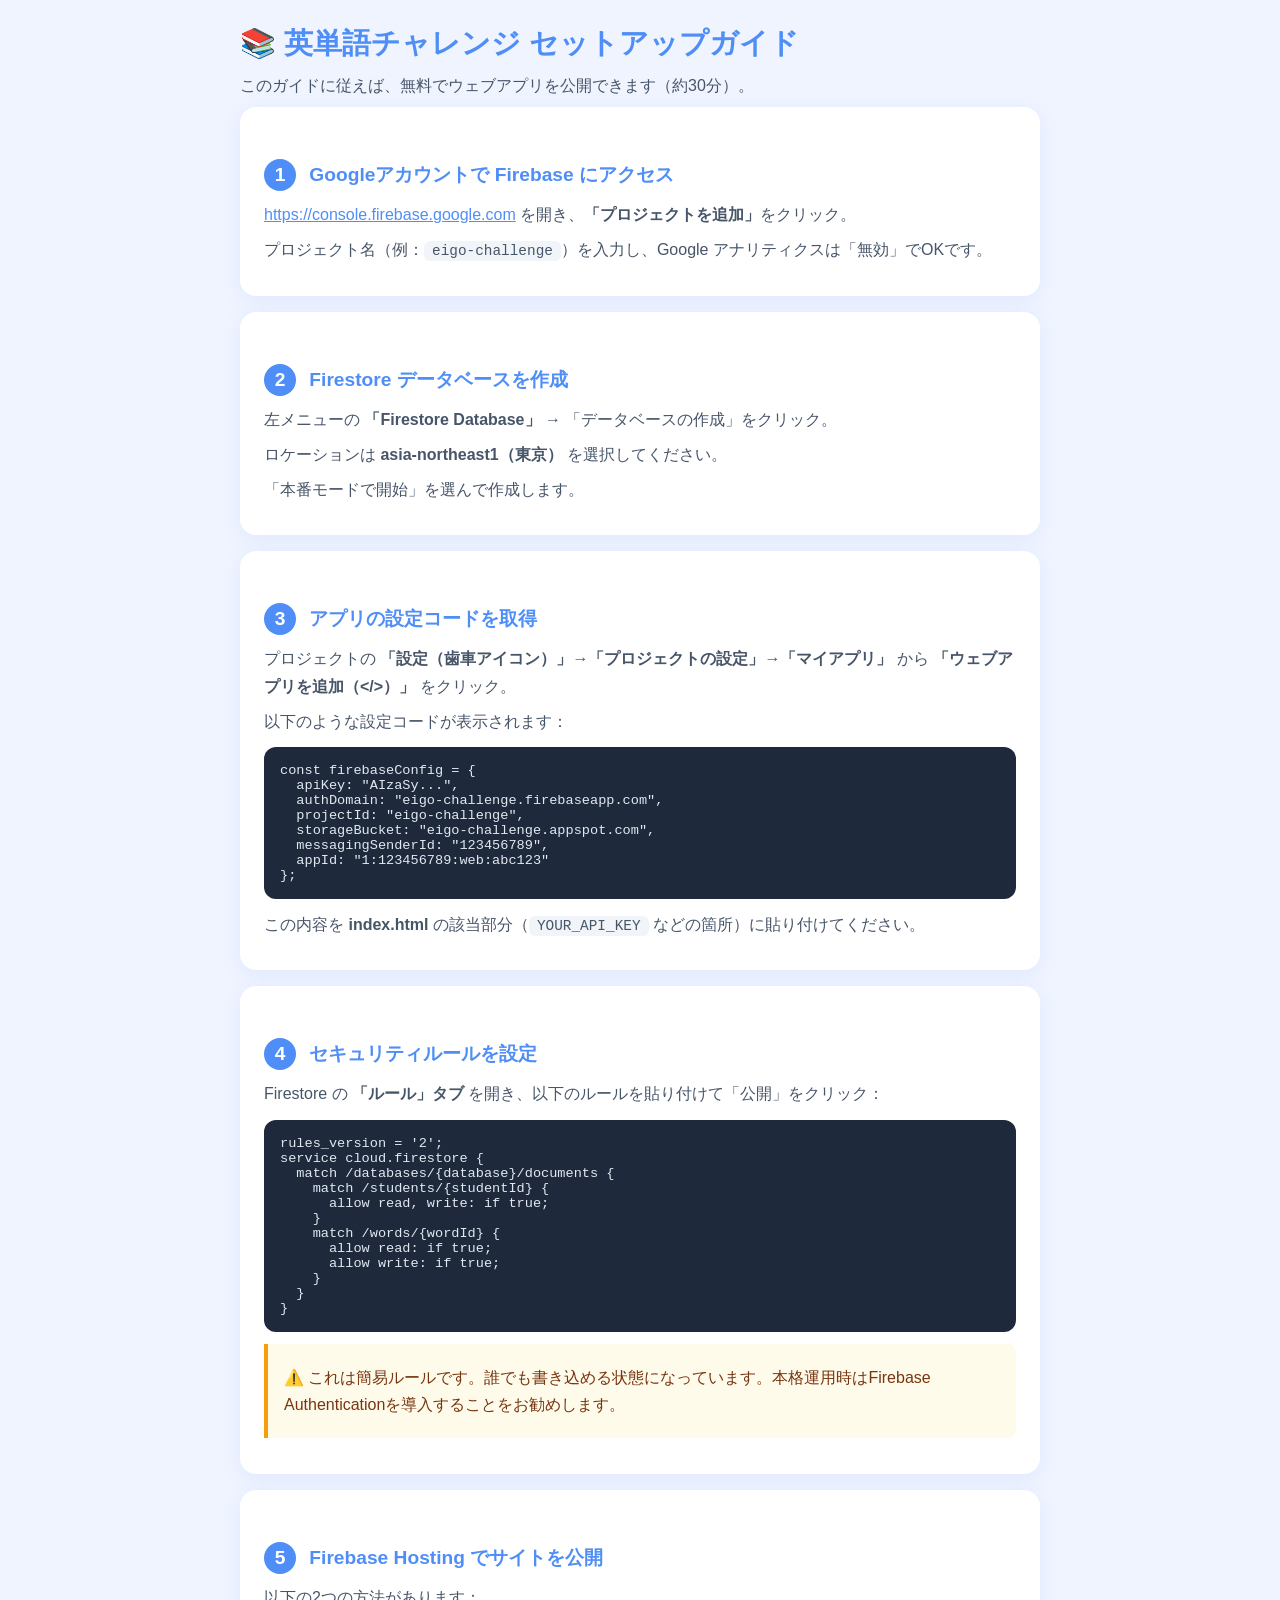
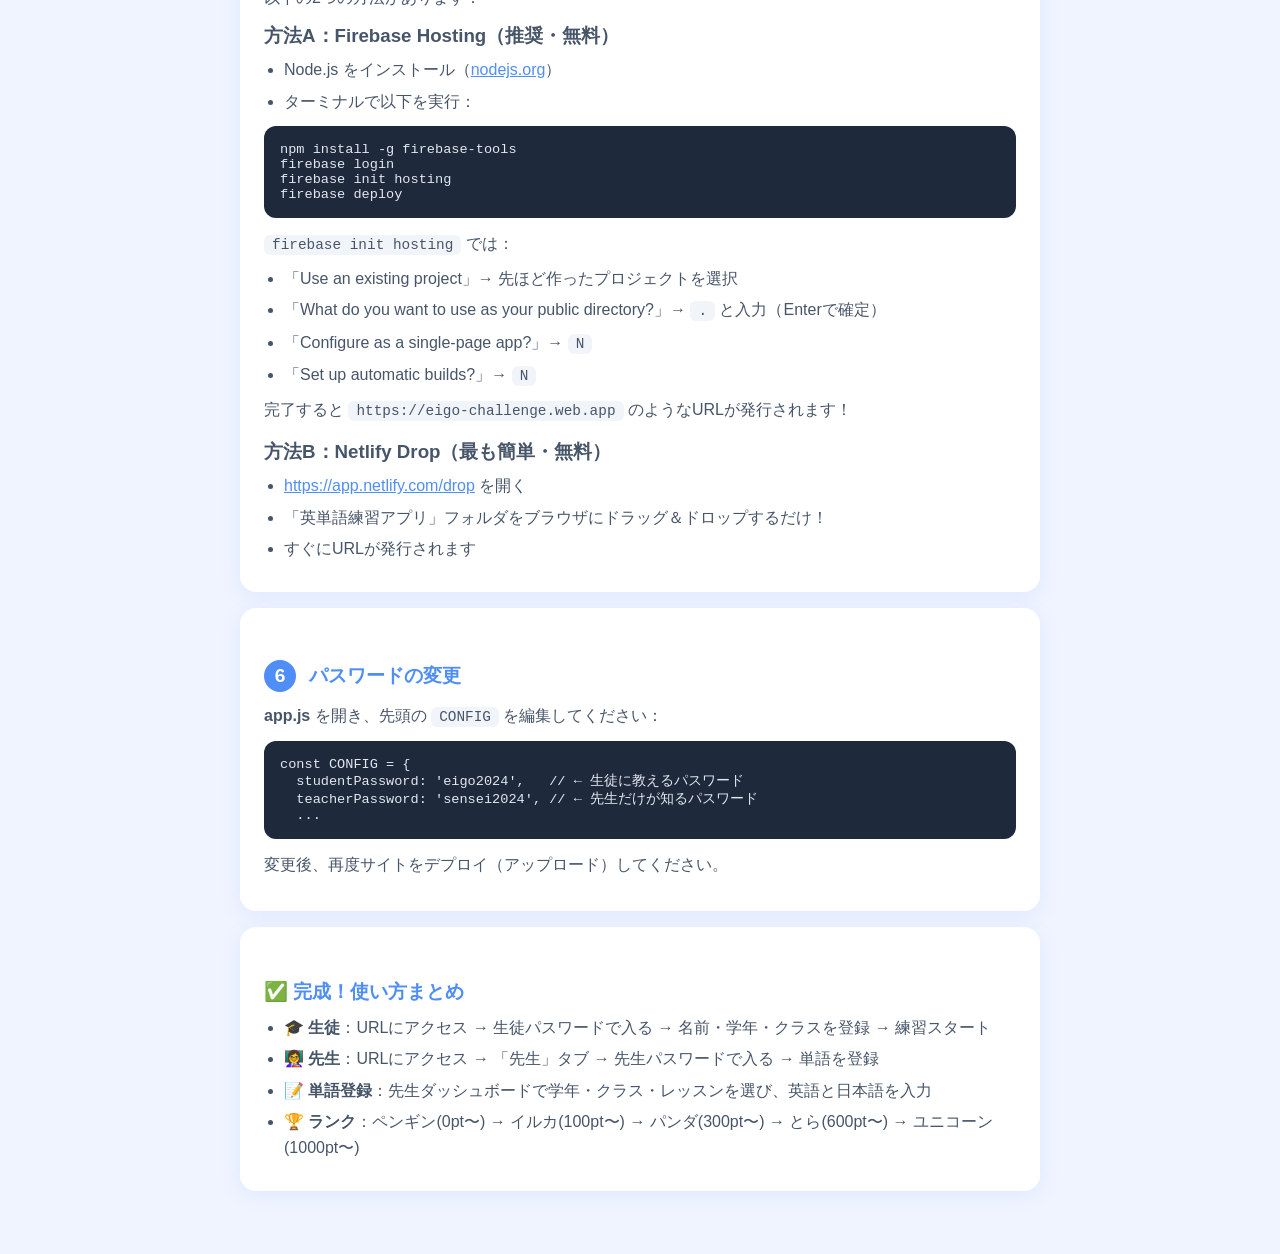
<file: setup-guide.html>
<!DOCTYPE html>
<html lang="ja">
<head>
  <meta charset="UTF-8">
  <meta name="viewport" content="width=device-width, initial-scale=1.0">
  <title>セットアップガイド</title>
  <style>
    * { box-sizing: border-box; margin: 0; padding: 0; }
    body { font-family: 'Segoe UI','Hiragino Sans','Meiryo',sans-serif; background:#f0f4ff; color:#1e293b; padding: 24px; }
    .container { max-width: 800px; margin: 0 auto; }
    h1 { font-size: 1.8rem; color: #4f8ef7; margin-bottom: 8px; }
    h2 { font-size: 1.2rem; color: #4f8ef7; margin: 28px 0 10px; }
    .step { background: white; border-radius: 16px; padding: 24px; margin-bottom: 16px; box-shadow: 0 4px 20px rgba(79,142,247,.1); }
    .step-num { display: inline-block; background: #4f8ef7; color: white; width: 32px; height: 32px; border-radius: 50%; text-align: center; line-height: 32px; font-weight: 700; margin-right: 8px; }
    p { line-height: 1.7; color: #475569; margin: 8px 0; }
    code { background: #f1f5f9; padding: 2px 8px; border-radius: 6px; font-family: monospace; font-size: .9rem; }
    pre { background: #1e293b; color: #e2e8f0; padding: 16px; border-radius: 12px; overflow: auto; font-size: .85rem; margin: 12px 0; }
    a { color: #4f8ef7; }
    .note { background: #fffbeb; border-left: 4px solid #f59e0b; padding: 12px 16px; border-radius: 0 8px 8px 0; margin: 12px 0; }
    .note p { color: #78350f; }
    ul { padding-left: 20px; color: #475569; }
    li { margin: 6px 0; line-height: 1.6; }
  </style>
</head>
<body>
<div class="container">
  <h1>📚 英単語チャレンジ セットアップガイド</h1>
  <p>このガイドに従えば、無料でウェブアプリを公開できます（約30分）。</p>

  <div class="step">
    <h2><span class="step-num">1</span> Googleアカウントで Firebase にアクセス</h2>
    <p><a href="https://console.firebase.google.com" target="_blank">https://console.firebase.google.com</a> を開き、<strong>「プロジェクトを追加」</strong>をクリック。</p>
    <p>プロジェクト名（例：<code>eigo-challenge</code>）を入力し、Google アナリティクスは「無効」でOKです。</p>
  </div>

  <div class="step">
    <h2><span class="step-num">2</span> Firestore データベースを作成</h2>
    <p>左メニューの <strong>「Firestore Database」</strong> → 「データベースの作成」をクリック。</p>
    <p>ロケーションは <strong>asia-northeast1（東京）</strong> を選択してください。</p>
    <p>「本番モードで開始」を選んで作成します。</p>
  </div>

  <div class="step">
    <h2><span class="step-num">3</span> アプリの設定コードを取得</h2>
    <p>プロジェクトの <strong>「設定（歯車アイコン）」→「プロジェクトの設定」→「マイアプリ」</strong> から <strong>「ウェブアプリを追加（&lt;/&gt;）」</strong> をクリック。</p>
    <p>以下のような設定コードが表示されます：</p>
    <pre>const firebaseConfig = {
  apiKey: "AIzaSy...",
  authDomain: "eigo-challenge.firebaseapp.com",
  projectId: "eigo-challenge",
  storageBucket: "eigo-challenge.appspot.com",
  messagingSenderId: "123456789",
  appId: "1:123456789:web:abc123"
};</pre>
    <p>この内容を <strong>index.html</strong> の該当部分（<code>YOUR_API_KEY</code> などの箇所）に貼り付けてください。</p>
  </div>

  <div class="step">
    <h2><span class="step-num">4</span> セキュリティルールを設定</h2>
    <p>Firestore の <strong>「ルール」タブ</strong> を開き、以下のルールを貼り付けて「公開」をクリック：</p>
    <pre>rules_version = '2';
service cloud.firestore {
  match /databases/{database}/documents {
    match /students/{studentId} {
      allow read, write: if true;
    }
    match /words/{wordId} {
      allow read: if true;
      allow write: if true;
    }
  }
}</pre>
    <div class="note"><p>⚠️ これは簡易ルールです。誰でも書き込める状態になっています。本格運用時はFirebase Authenticationを導入することをお勧めします。</p></div>
  </div>

  <div class="step">
    <h2><span class="step-num">5</span> Firebase Hosting でサイトを公開</h2>
    <p>以下の2つの方法があります：</p>
    <h3 style="margin:12px 0 8px;color:#475569">方法A：Firebase Hosting（推奨・無料）</h3>
    <ul>
      <li>Node.js をインストール（<a href="https://nodejs.org" target="_blank">nodejs.org</a>）</li>
      <li>ターミナルで以下を実行：</li>
    </ul>
    <pre>npm install -g firebase-tools
firebase login
firebase init hosting
firebase deploy</pre>
    <p><code>firebase init hosting</code> では：</p>
    <ul>
      <li>「Use an existing project」→ 先ほど作ったプロジェクトを選択</li>
      <li>「What do you want to use as your public directory?」→ <code>.</code> と入力（Enterで確定）</li>
      <li>「Configure as a single-page app?」→ <code>N</code></li>
      <li>「Set up automatic builds?」→ <code>N</code></li>
    </ul>
    <p>完了すると <code>https://eigo-challenge.web.app</code> のようなURLが発行されます！</p>

    <h3 style="margin:16px 0 8px;color:#475569">方法B：Netlify Drop（最も簡単・無料）</h3>
    <ul>
      <li><a href="https://app.netlify.com/drop" target="_blank">https://app.netlify.com/drop</a> を開く</li>
      <li>「英単語練習アプリ」フォルダをブラウザにドラッグ＆ドロップするだけ！</li>
      <li>すぐにURLが発行されます</li>
    </ul>
  </div>

  <div class="step">
    <h2><span class="step-num">6</span> パスワードの変更</h2>
    <p><strong>app.js</strong> を開き、先頭の <code>CONFIG</code> を編集してください：</p>
    <pre>const CONFIG = {
  studentPassword: 'eigo2024',   // ← 生徒に教えるパスワード
  teacherPassword: 'sensei2024', // ← 先生だけが知るパスワード
  ...</pre>
    <p>変更後、再度サイトをデプロイ（アップロード）してください。</p>
  </div>

  <div class="step">
    <h2>✅ 完成！使い方まとめ</h2>
    <ul>
      <li>🎓 <strong>生徒</strong>：URLにアクセス → 生徒パスワードで入る → 名前・学年・クラスを登録 → 練習スタート</li>
      <li>👩‍🏫 <strong>先生</strong>：URLにアクセス → 「先生」タブ → 先生パスワードで入る → 単語を登録</li>
      <li>📝 <strong>単語登録</strong>：先生ダッシュボードで学年・クラス・レッスンを選び、英語と日本語を入力</li>
      <li>🏆 <strong>ランク</strong>：ペンギン(0pt〜) → イルカ(100pt〜) → パンダ(300pt〜) → とら(600pt〜) → ユニコーン(1000pt〜)</li>
    </ul>
  </div>
</div>
</body>
</html>
</file>
